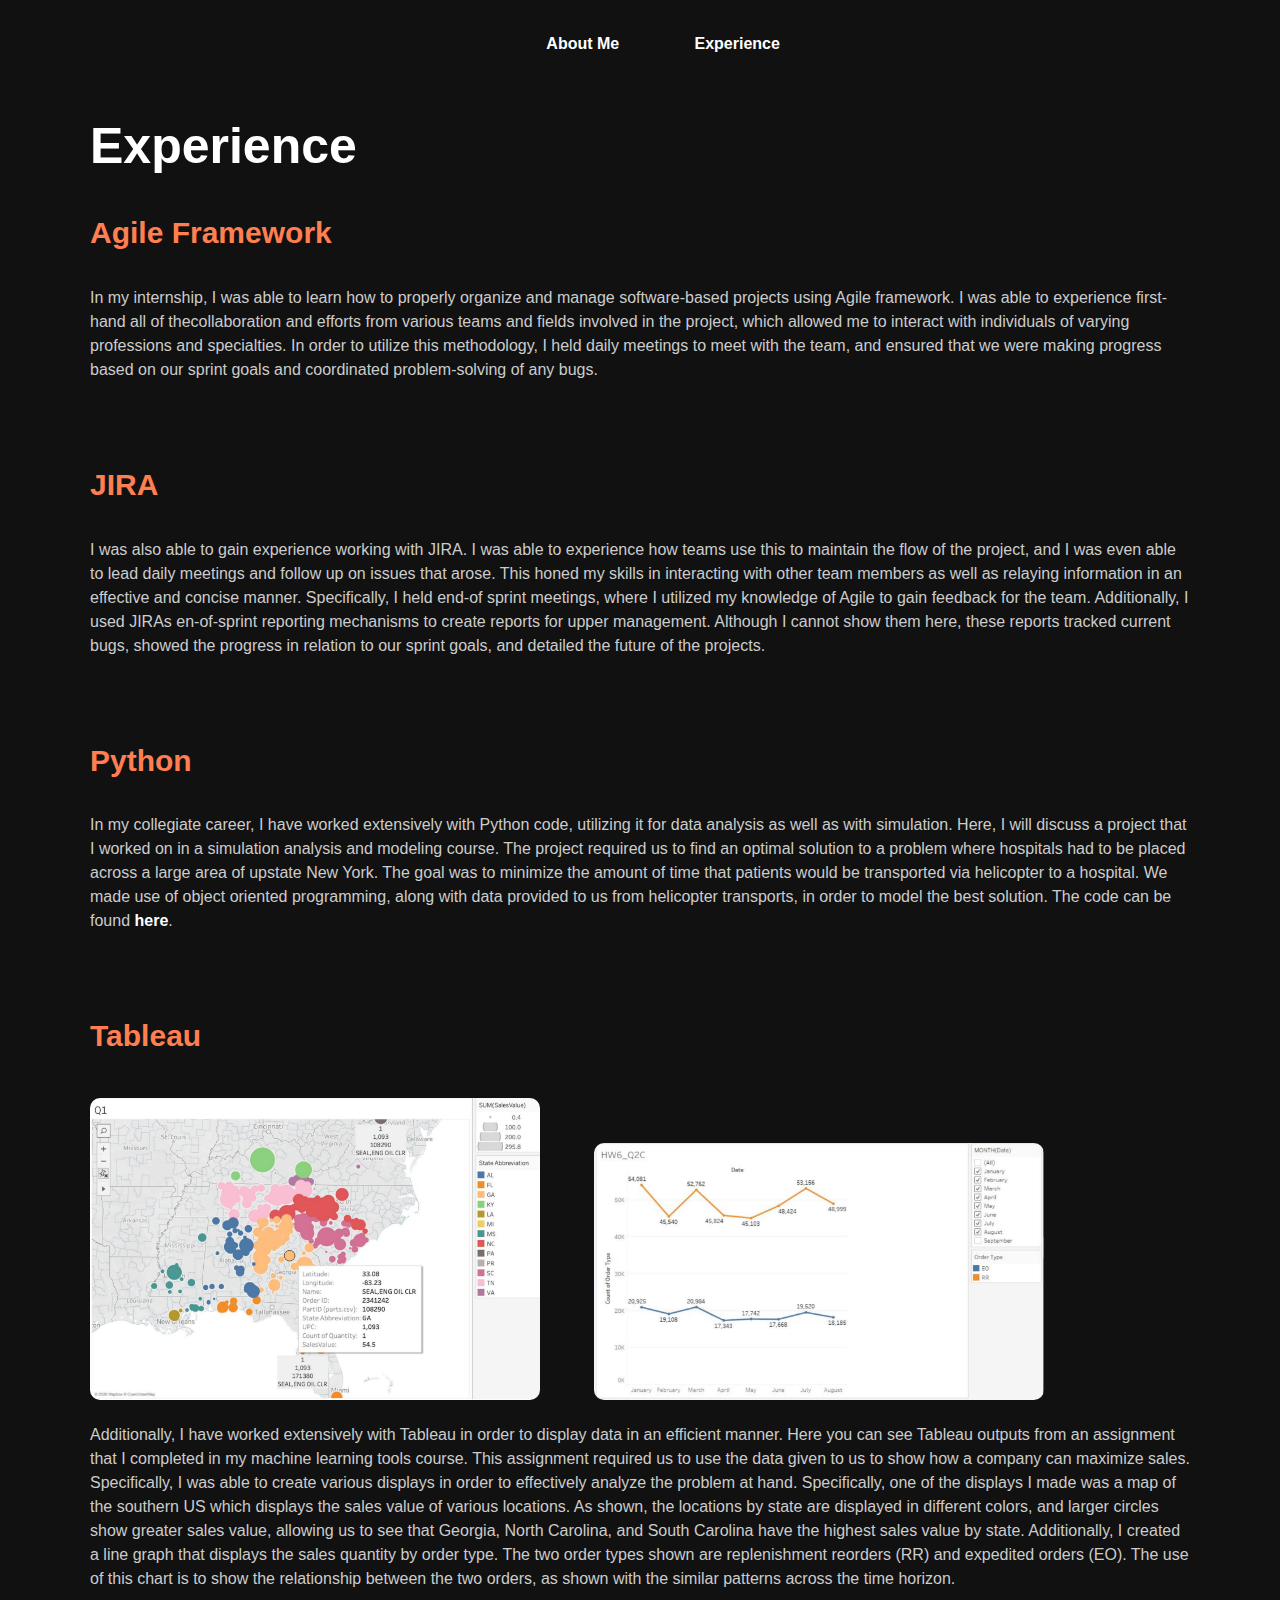
<file: experience.html>
<!DOCTYPE html>
<html lang="en">
  <head>
    <meta charset="utf-8" />
    <meta name="viewport" content="width=device=width, initial-scale=1" />
    <link rel="stylesheet" type="text/css" href="styles/site.css" />
    <title>Kenneth Marino</title>
  </head>
  <body>
    <header>
      <nav>
        <ul>
          <li><a href="index.html">About Me</a></li>
          <li><a href="experience.html">Experience</a></li>
        </ul>
      </nav>
    </header>

    <main class="portfolio content">
      <h1>Experience</h1>
      <h2>Agile Framework</h2>
      <section class="flex">
        <div>
          <p>
            In my internship, I was able to learn how to properly organize and manage software-based projects using Agile framework. I was able to 
            experience first-hand all of thecollaboration and efforts from various teams and fields involved in the project, which allowed me to 
            interact with individuals of varying professions and specialties. In order to utilize this methodology, I held daily meetings to meet with
            the team, and ensured that we were making progress based on our sprint goals and coordinated problem-solving of any bugs.
          </p>
        </div>
      </section>

      <h2>JIRA</h2>
      <section class="flex">
        <div>
          <p>
            I was also able to gain experience working with JIRA. I was able to experience how teams use this to maintain the flow of the
            project, and I was even able to lead daily meetings and follow up on issues that arose. This honed my skills in interacting with other
            team members as well as relaying information in an effective and concise manner. Specifically, I held end-of sprint meetings, where I
            utilized my knowledge of Agile to gain feedback for the team. Additionally, I used JIRAs en-of-sprint reporting mechanisms to create
            reports for upper management. Although I cannot show them here, these reports tracked current bugs, showed the progress in relation to
            our sprint goals, and detailed the future of the projects.
          </p>
        </div>
      </section>
      
      <h2>Python</h2>
      <section class="flex">
        <div>
          <p>
            In my collegiate career, I have worked extensively with Python code, utilizing it for data analysis as well as with simulation.
            Here, I will discuss a project that I worked on in a simulation analysis and modeling course. The project required us to find an
            optimal solution to a problem where hospitals had to be placed across a large area of upstate New York. The goal was to minimize the 
            amount of time that patients would be transported via helicopter to a hospital. We made use of object oriented programming, along 
            with data provided to us from helicopter transports, in order to model the best solution. The code can be found 
            <a href="https://colab.research.google.com/drive/18tw54QlV60SbFduv_McyA1zlUTVvrx30?authuser=2#scrollTo=SjJWfiWQw1oJ">here</a>.
          </p>
        </div>
      </section>
      
      <h2>Tableau</h2>
      <section class="flex">
        <div>
          <img text-align="left"
            src="Images/Tableau HW6 Q1.png"
          />
          <img text-align="left"
            src="Images/Tableau HW6 Q2C.png"
          />
          <p align="left">
            Additionally, I have worked extensively with Tableau in order to display data in an efficient manner. Here you can see Tableau outputs
            from an assignment that I completed in my machine learning tools course. This assignment required us to use the data given to us to
            show how a company can maximize sales. Specifically, I was able to create various displays in order to effectively analyze the problem
            at hand. Specifically, one of the displays I made was a map of the southern US which displays the sales value of various locations. As
            shown, the locations by state are displayed in different colors, and larger circles show greater sales value, allowing us to see that
            Georgia, North Carolina, and South Carolina have the highest sales value by state. Additionally, I created a line graph that displays the
            sales quantity by order type. The two order types shown are replenishment reorders (RR) and expedited orders (EO). The use of this chart
            is to show the relationship between the two orders, as shown with the similar patterns across the time horizon.
          </p>
        </div>
      </section>
    </main>
  </body>
</html>
</file>
<file: styles/site.css>
html,
body {
  margin: 0;
  padding: 0;
}

body {
  font-family: Verdana, sans-serif;
  color: #cccccc;
  background-color: #111111;
  overflow-x: hidden;
  line-height: 150%;
}

nav {
  display: flex;
  justify-content: center;
  padding: 16px;
  position: absolute;
  left: 0;
  right: 0;
  z-index: 5;
}

nav li {
  text-align: center;
  color: #9a9a9a;
  display: inline-block;
  width: 150px;
}

a {
  color: white;
  text-decoration: none;
  font-weight: 600;
}

h1 {
  font-size: 50px;
  color: white;
}

h2 {
  color: coral;
  font-size: 30px;
}

li {
  list-style-type: circle;
}

.hero {
  background-image: linear-gradient(rgba(0, 0, 0, 0.3), rgba(0, 0, 0, 0.3)), url("../Images/Background.jpg");
  height: 70vh;
  width: 100vw;
  background-size: cover;
  background-position: bottom;
  display: flex;
  justify-content: center;
  align-items: center;
  text-align: center;
}

.title {
  font-size: 20px;
}

.content {
  max-width: 1100px;
  margin: auto;
  /* padding-top: 100px;
  padding-bottom: 50px; */
  padding: 100px 30px 50px 30px;
}

.flex {
  padding-bottom: 50px;
  margin: auto;
  display: flex;
  justify-content: space-evenly;
  align-items: start;
}

.align-items-center {
  align-items: center;
}

.headshot {
  border-radius: 50%;
  padding: 0 50px 0 50px;
  height: 220px;
}

.resume h2,
.portfolio h2 {
  padding-top: 30px;
}

.resume h3 {
  padding-top: 10px;
  margin: 0;
}

.resume h4 {
  margin-top: 8px;
}

.indent {
  margin-left: 15px;
}

.portfolio img {
  border-radius: 10px;
  width: 450px;
  margin: 25px 50px 0 0;
}

.portfolio .flex {
  padding-bottom: 20px;
}
</file>
